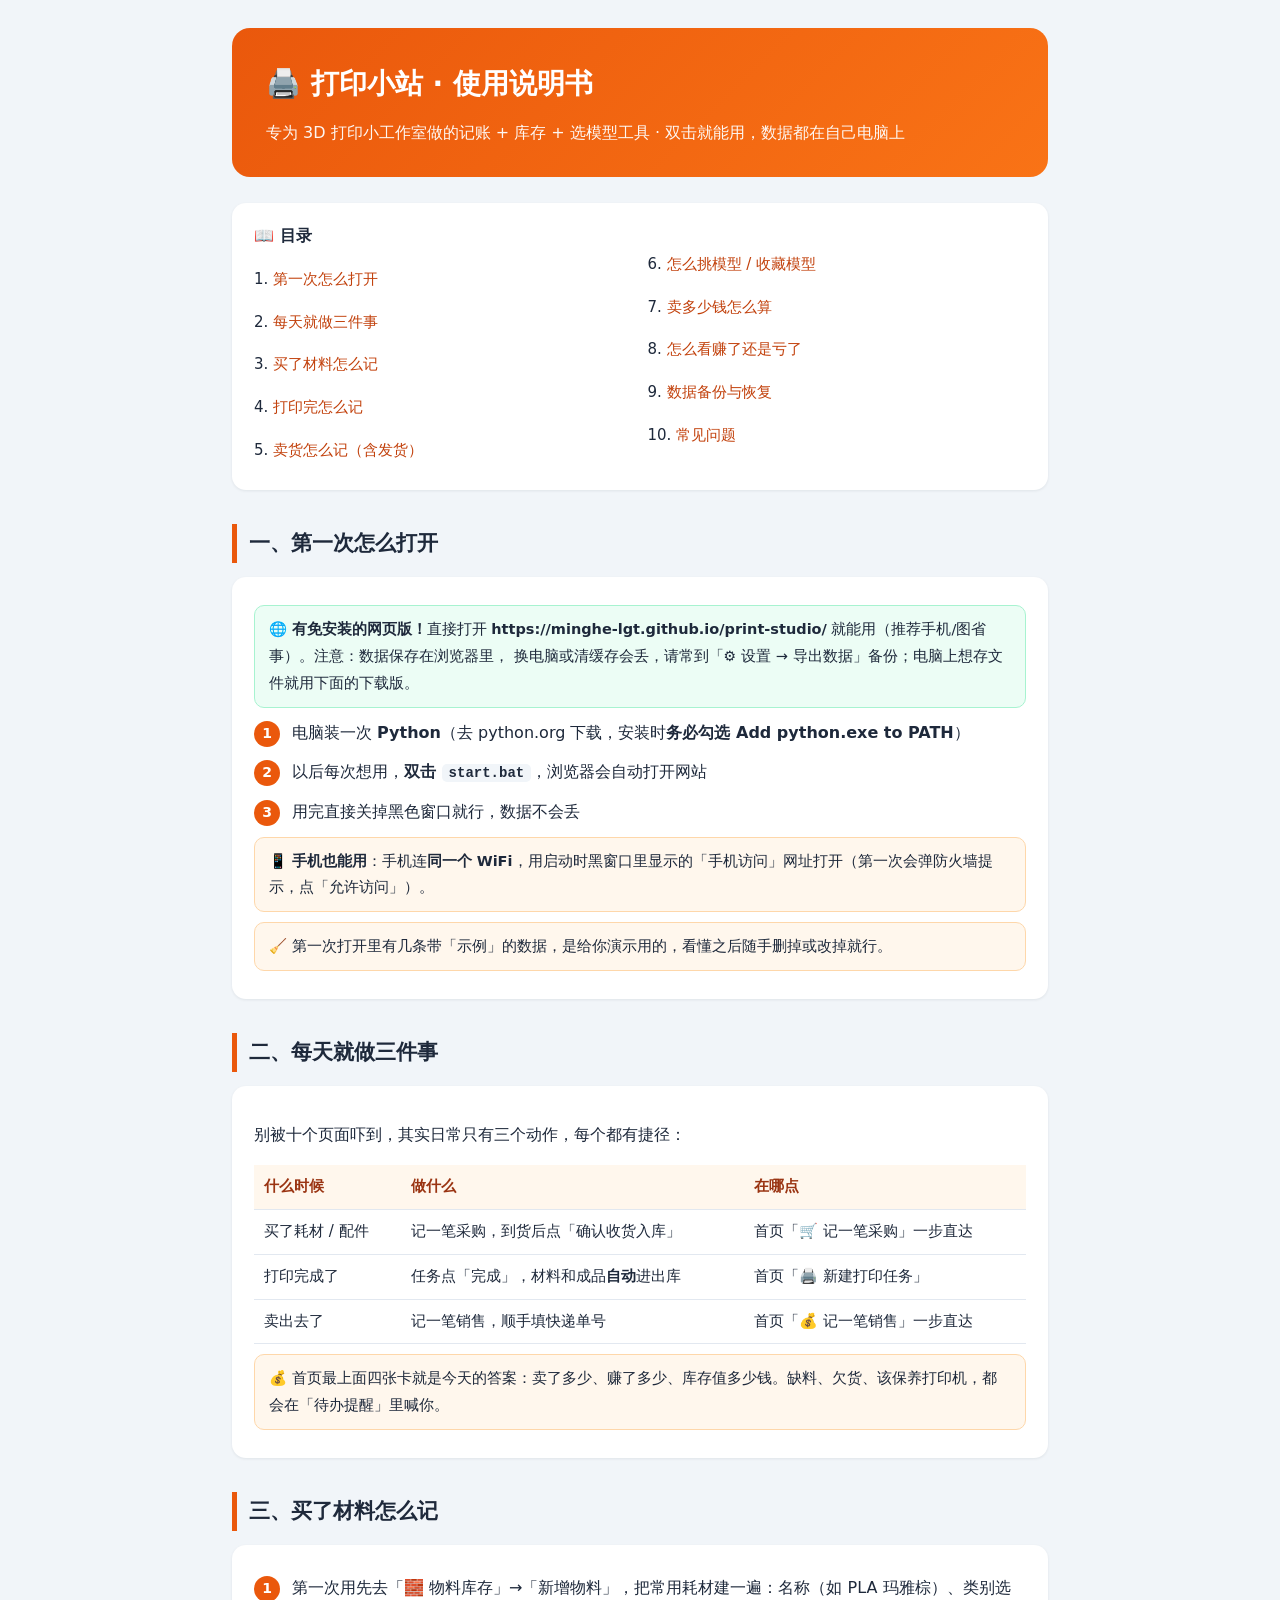
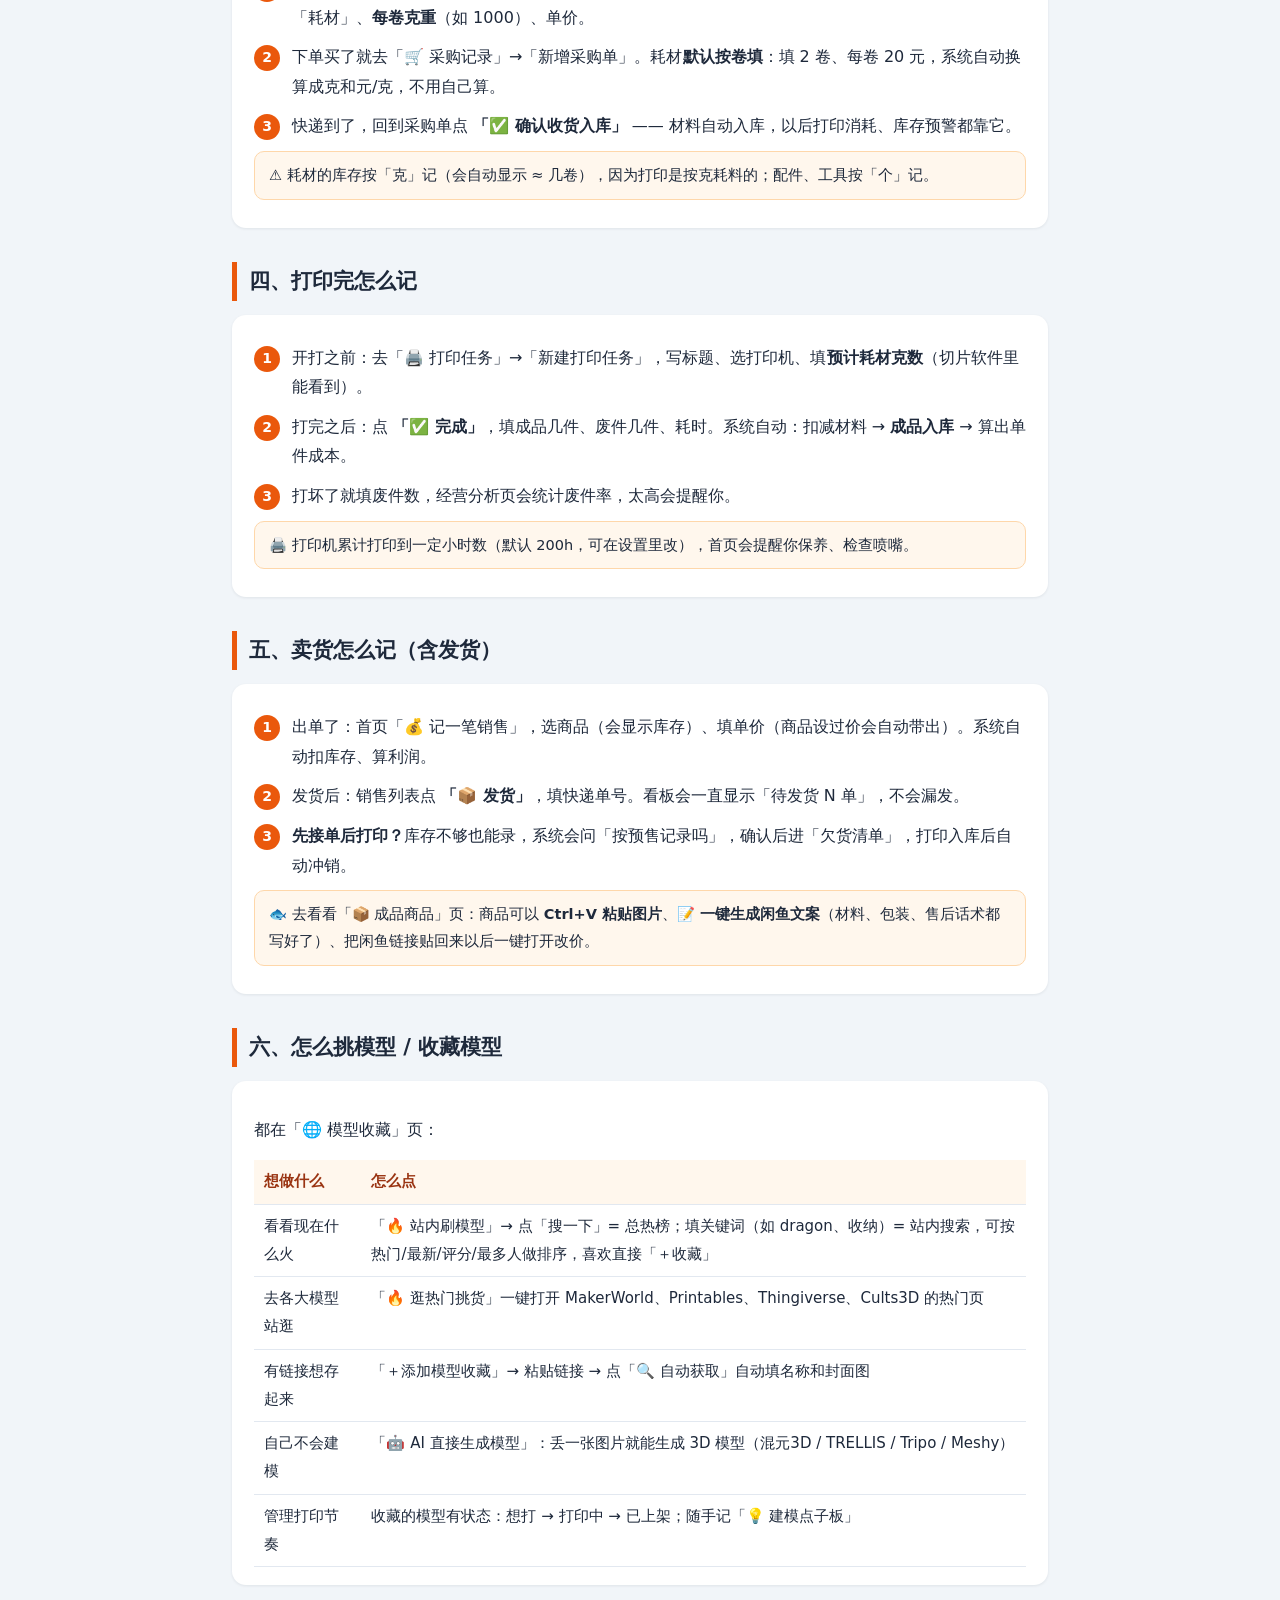
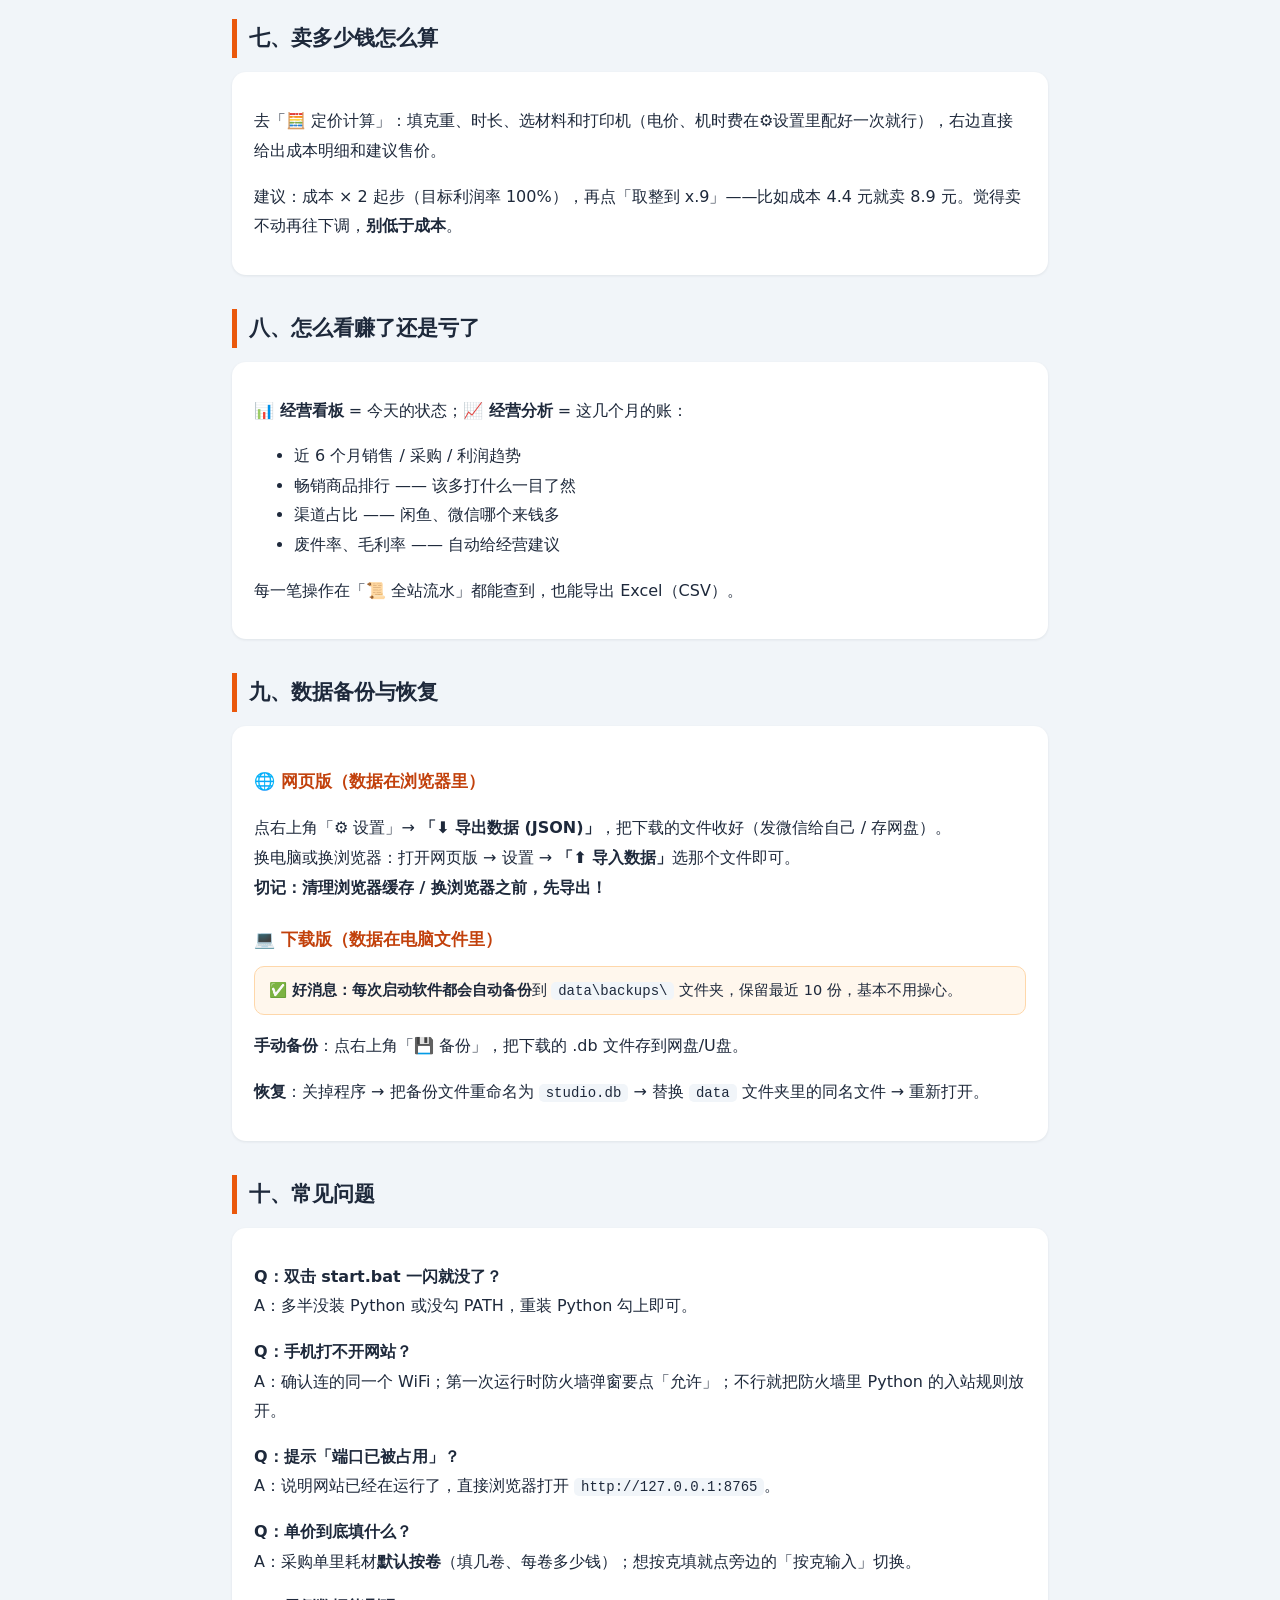
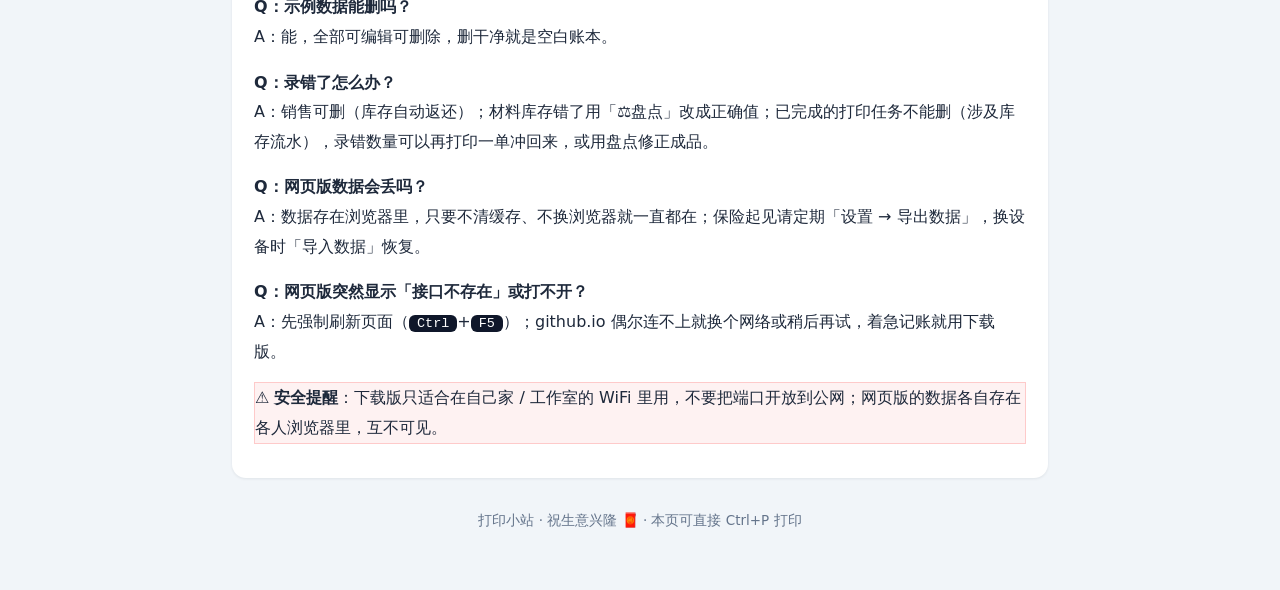
<file: static/使用说明书.html>
<!doctype html>
<html lang="zh-CN">
<head>
<meta charset="utf-8">
<meta name="viewport" content="width=device-width, initial-scale=1">
<title>打印小站 · 使用说明书</title>
<link rel="icon" href="data:image/svg+xml,<svg xmlns='http://www.w3.org/2000/svg' viewBox='0 0 100 100'><text y='.9em' font-size='90'>🖨️</text></svg>">
<style>
  :root { --brand: #ea580c; --ink: #1e293b; --muted: #64748b; --line: #e2e8f0; --soft: #fff7ed; }
  * { box-sizing: border-box; }
  body { font-family: system-ui, "Microsoft YaHei", "PingFang SC", sans-serif; color: var(--ink);
         background: #f1f5f9; margin: 0; line-height: 1.85; font-size: 16px; }
  .wrap { max-width: 860px; margin: 0 auto; padding: 28px 22px 60px; }
  header.hero { background: linear-gradient(135deg, #ea580c, #f97316); color: #fff; border-radius: 18px;
                padding: 30px 34px; margin-bottom: 26px; }
  header.hero h1 { margin: 0 0 8px; font-size: 28px; }
  header.hero p { margin: 0; opacity: .95; }
  h2 { font-size: 21px; margin: 34px 0 12px; padding-left: 12px; border-left: 5px solid var(--brand); }
  h3 { font-size: 17px; margin: 22px 0 8px; color: #c2410c; }
  .card { background: #fff; border-radius: 14px; padding: 18px 22px; margin: 14px 0;
          box-shadow: 0 1px 3px rgba(15,23,42,.08); }
  table { width: 100%; border-collapse: collapse; font-size: 15px; }
  th, td { border-bottom: 1px solid var(--line); padding: 8px 10px; text-align: left; vertical-align: top; }
  th { background: var(--soft); color: #9a3412; white-space: nowrap; }
  .step { display: flex; gap: 12px; margin: 10px 0; align-items: flex-start; }
  .step .n { flex-shrink: 0; width: 26px; height: 26px; border-radius: 50%; background: var(--brand);
             color: #fff; display: flex; align-items: center; justify-content: center;
             font-size: 14px; font-weight: 700; margin-top: 3px; }
  .tip { background: var(--soft); border: 1px solid #fed7aa; border-radius: 10px;
         padding: 10px 14px; font-size: 14.5px; margin: 10px 0; }
  .warn { background: #fef2f2; border: 1px solid #fecaca; }
  kbd { background: #0f172a; color: #fff; border-radius: 6px; padding: 1px 8px; font-size: 13.5px; }
  code { background: #f1f5f9; border-radius: 5px; padding: 1px 7px; font-size: 14px; }
  .toc { columns: 2; font-size: 15px; }
  .toc a { color: #c2410c; text-decoration: none; }
  @media (max-width: 640px) { .toc { columns: 1; } body { font-size: 15px; } }
  @media print { body { background: #fff; } .card { box-shadow: none; border: 1px solid var(--line); } }
</style>
</head>
<body>
<div class="wrap">

<header class="hero">
  <h1>🖨️ 打印小站 · 使用说明书</h1>
  <p>专为 3D 打印小工作室做的记账 + 库存 + 选模型工具 · 双击就能用，数据都在自己电脑上</p>
</header>

<div class="card">
  <b>📖 目录</b>
  <div class="toc">
    <p>1. <a href="#start">第一次怎么打开</a></p>
    <p>2. <a href="#daily">每天就做三件事</a></p>
    <p>3. <a href="#buy">买了材料怎么记</a></p>
    <p>4. <a href="#print">打印完怎么记</a></p>
    <p>5. <a href="#sell">卖货怎么记（含发货）</a></p>
    <p>6. <a href="#model">怎么挑模型 / 收藏模型</a></p>
    <p>7. <a href="#price">卖多少钱怎么算</a></p>
    <p>8. <a href="#report">怎么看赚了还是亏了</a></p>
    <p>9. <a href="#backup">数据备份与恢复</a></p>
    <p>10. <a href="#faq">常见问题</a></p>
  </div>
</div>

<h2 id="start">一、第一次怎么打开</h2>
<div class="card">
  <div class="tip" style="background:#ecfdf5;border-color:#a7f3d0">🌐 <b>有免安装的网页版！</b>直接打开
    <b>https://minghe-lgt.github.io/print-studio/</b> 就能用（推荐手机/图省事）。注意：数据保存在浏览器里，
    换电脑或清缓存会丢，请常到「⚙️ 设置 → 导出数据」备份；电脑上想存文件就用下面的下载版。</div>
  <div class="step"><div class="n">1</div><div>电脑装一次 <b>Python</b>（去 python.org 下载，安装时<b>务必勾选 Add python.exe to PATH</b>）</div></div>
  <div class="step"><div class="n">2</div><div>以后每次想用，<b>双击 <code>start.bat</code></b>，浏览器会自动打开网站</div></div>
  <div class="step"><div class="n">3</div><div>用完直接关掉黑色窗口就行，数据不会丢</div></div>
  <div class="tip">📱 <b>手机也能用</b>：手机连<b>同一个 WiFi</b>，用启动时黑窗口里显示的「手机访问」网址打开（第一次会弹防火墙提示，点「允许访问」）。</div>
  <div class="tip">🧹 第一次打开里有几条带「示例」的数据，是给你演示用的，看懂之后随手删掉或改掉就行。</div>
</div>

<h2 id="daily">二、每天就做三件事</h2>
<div class="card">
  <p>别被十个页面吓到，其实日常只有三个动作，每个都有捷径：</p>
  <table>
    <tr><th>什么时候</th><th>做什么</th><th>在哪点</th></tr>
    <tr><td>买了耗材 / 配件</td><td>记一笔采购，到货后点「确认收货入库」</td><td>首页「🛒 记一笔采购」一步直达</td></tr>
    <tr><td>打印完成了</td><td>任务点「完成」，材料和成品<b>自动</b>进出库</td><td>首页「🖨️ 新建打印任务」</td></tr>
    <tr><td>卖出去了</td><td>记一笔销售，顺手填快递单号</td><td>首页「💰 记一笔销售」一步直达</td></tr>
  </table>
  <div class="tip">💰 首页最上面四张卡就是今天的答案：卖了多少、赚了多少、库存值多少钱。缺料、欠货、该保养打印机，都会在「待办提醒」里喊你。</div>
</div>

<h2 id="buy">三、买了材料怎么记</h2>
<div class="card">
  <div class="step"><div class="n">1</div><div>第一次用先去「🧱 物料库存」→「新增物料」，把常用耗材建一遍：名称（如 PLA 玛雅棕）、类别选「耗材」、<b>每卷克重</b>（如 1000）、单价。</div></div>
  <div class="step"><div class="n">2</div><div>下单买了就去「🛒 采购记录」→「新增采购单」。耗材<b>默认按卷填</b>：填 2 卷、每卷 20 元，系统自动换算成克和元/克，不用自己算。</div></div>
  <div class="step"><div class="n">3</div><div>快递到了，回到采购单点 <b>「✅ 确认收货入库」</b> —— 材料自动入库，以后打印消耗、库存预警都靠它。</div></div>
  <div class="tip">⚠️ 耗材的库存按「克」记（会自动显示 ≈ 几卷），因为打印是按克耗料的；配件、工具按「个」记。</div>
</div>

<h2 id="print">四、打印完怎么记</h2>
<div class="card">
  <div class="step"><div class="n">1</div><div>开打之前：去「🖨️ 打印任务」→「新建打印任务」，写标题、选打印机、填<b>预计耗材克数</b>（切片软件里能看到）。</div></div>
  <div class="step"><div class="n">2</div><div>打完之后：点 <b>「✅ 完成」</b>，填成品几件、废件几件、耗时。系统自动：扣减材料 → <b>成品入库</b> → 算出单件成本。</div></div>
  <div class="step"><div class="n">3</div><div>打坏了就填废件数，经营分析页会统计废件率，太高会提醒你。</div></div>
  <div class="tip">🖨️ 打印机累计打印到一定小时数（默认 200h，可在设置里改），首页会提醒你保养、检查喷嘴。</div>
</div>

<h2 id="sell">五、卖货怎么记（含发货）</h2>
<div class="card">
  <div class="step"><div class="n">1</div><div>出单了：首页「💰 记一笔销售」，选商品（会显示库存）、填单价（商品设过价会自动带出）。系统自动扣库存、算利润。</div></div>
  <div class="step"><div class="n">2</div><div>发货后：销售列表点 <b>「📦 发货」</b>，填快递单号。看板会一直显示「待发货 N 单」，不会漏发。</div></div>
  <div class="step"><div class="n">3</div><div><b>先接单后打印？</b>库存不够也能录，系统会问「按预售记录吗」，确认后进「欠货清单」，打印入库后自动冲销。</div></div>
  <div class="tip">🐟 去看看「📦 成品商品」页：商品可以 <b>Ctrl+V 粘贴图片</b>、<b>📝 一键生成闲鱼文案</b>（材料、包装、售后话术都写好了）、把闲鱼链接贴回来以后一键打开改价。</div>
</div>

<h2 id="model">六、怎么挑模型 / 收藏模型</h2>
<div class="card">
  <p>都在「🌐 模型收藏」页：</p>
  <table>
    <tr><th>想做什么</th><th>怎么点</th></tr>
    <tr><td>看看现在什么火</td><td>「🔥 站内刷模型」→ 点「搜一下」= 总热榜；填关键词（如 dragon、收纳）= 站内搜索，可按热门/最新/评分/最多人做排序，喜欢直接「＋收藏」</td></tr>
    <tr><td>去各大模型站逛</td><td>「🔥 逛热门挑货」一键打开 MakerWorld、Printables、Thingiverse、Cults3D 的热门页</td></tr>
    <tr><td>有链接想存起来</td><td>「＋添加模型收藏」→ 粘贴链接 → 点「🔍 自动获取」自动填名称和封面图</td></tr>
    <tr><td>自己不会建模</td><td>「🤖 AI 直接生成模型」：丢一张图片就能生成 3D 模型（混元3D / TRELLIS / Tripo / Meshy）</td></tr>
    <tr><td>管理打印节奏</td><td>收藏的模型有状态：想打 → 打印中 → 已上架；随手记「💡 建模点子板」</td></tr>
  </table>
</div>

<h2 id="price">七、卖多少钱怎么算</h2>
<div class="card">
  <p>去「🧮 定价计算」：填克重、时长、选材料和打印机（电价、机时费在⚙️设置里配好一次就行），右边直接给出成本明细和建议售价。</p>
  <p>建议：成本 × 2 起步（目标利润率 100%），再点「取整到 x.9」——比如成本 4.4 元就卖 8.9 元。觉得卖不动再往下调，<b>别低于成本</b>。</p>
</div>

<h2 id="report">八、怎么看赚了还是亏了</h2>
<div class="card">
  <p><b>📊 经营看板</b> = 今天的状态；<b>📈 经营分析</b> = 这几个月的账：</p>
  <ul>
    <li>近 6 个月销售 / 采购 / 利润趋势</li>
    <li>畅销商品排行 —— 该多打什么一目了然</li>
    <li>渠道占比 —— 闲鱼、微信哪个来钱多</li>
    <li>废件率、毛利率 —— 自动给经营建议</li>
  </ul>
  <p>每一笔操作在「📜 全站流水」都能查到，也能导出 Excel（CSV）。</p>
</div>

<h2 id="backup">九、数据备份与恢复</h2>
<div class="card">
  <h3>🌐 网页版（数据在浏览器里）</h3>
  <p>点右上角「⚙️ 设置」→ <b>「⬇️ 导出数据 (JSON)」</b>，把下载的文件收好（发微信给自己 / 存网盘）。<br>
  换电脑或换浏览器：打开网页版 → 设置 → <b>「⬆️ 导入数据」</b>选那个文件即可。<br>
  <b>切记：清理浏览器缓存 / 换浏览器之前，先导出！</b></p>
  <h3>💻 下载版（数据在电脑文件里）</h3>
  <div class="tip">✅ <b>好消息：每次启动软件都会自动备份</b>到 <code>data\backups\</code> 文件夹，保留最近 10 份，基本不用操心。</div>
  <p><b>手动备份</b>：点右上角「💾 备份」，把下载的 .db 文件存到网盘/U盘。</p>
  <p><b>恢复</b>：关掉程序 → 把备份文件重命名为 <code>studio.db</code> → 替换 <code>data</code> 文件夹里的同名文件 → 重新打开。</p>
</div>

<h2 id="faq">十、常见问题</h2>
<div class="card">
  <p><b>Q：双击 start.bat 一闪就没了？</b><br>A：多半没装 Python 或没勾 PATH，重装 Python 勾上即可。</p>
  <p><b>Q：手机打不开网站？</b><br>A：确认连的同一个 WiFi；第一次运行时防火墙弹窗要点「允许」；不行就把防火墙里 Python 的入站规则放开。</p>
  <p><b>Q：提示「端口已被占用」？</b><br>A：说明网站已经在运行了，直接浏览器打开 <code>http://127.0.0.1:8765</code>。</p>
  <p><b>Q：单价到底填什么？</b><br>A：采购单里耗材<b>默认按卷</b>（填几卷、每卷多少钱）；想按克填就点旁边的「按克输入」切换。</p>
  <p><b>Q：示例数据能删吗？</b><br>A：能，全部可编辑可删除，删干净就是空白账本。</p>
  <p><b>Q：录错了怎么办？</b><br>A：销售可删（库存自动返还）；材料库存错了用「⚖️盘点」改成正确值；已完成的打印任务不能删（涉及库存流水），录错数量可以再打印一单冲回来，或用盘点修正成品。</p>
  <p><b>Q：网页版数据会丢吗？</b><br>A：数据存在浏览器里，只要不清缓存、不换浏览器就一直都在；保险起见请定期「设置 → 导出数据」，换设备时「导入数据」恢复。</p>
  <p><b>Q：网页版突然显示「接口不存在」或打不开？</b><br>A：先强制刷新页面（<kbd>Ctrl</kbd>+<kbd>F5</kbd>）；github.io 偶尔连不上就换个网络或稍后再试，着急记账就用下载版。</p>
  <p class="warn">⚠️ <b>安全提醒</b>：下载版只适合在自己家 / 工作室的 WiFi 里用，不要把端口开放到公网；网页版的数据各自存在各人浏览器里，互不可见。</p>
</div>

<div style="text-align:center;color:var(--muted);font-size:13.5px;margin-top:30px">
  打印小站 · 祝生意兴隆 🧧 · 本页可直接 Ctrl+P 打印
</div>

</div>
</body>
</html>
</file>
